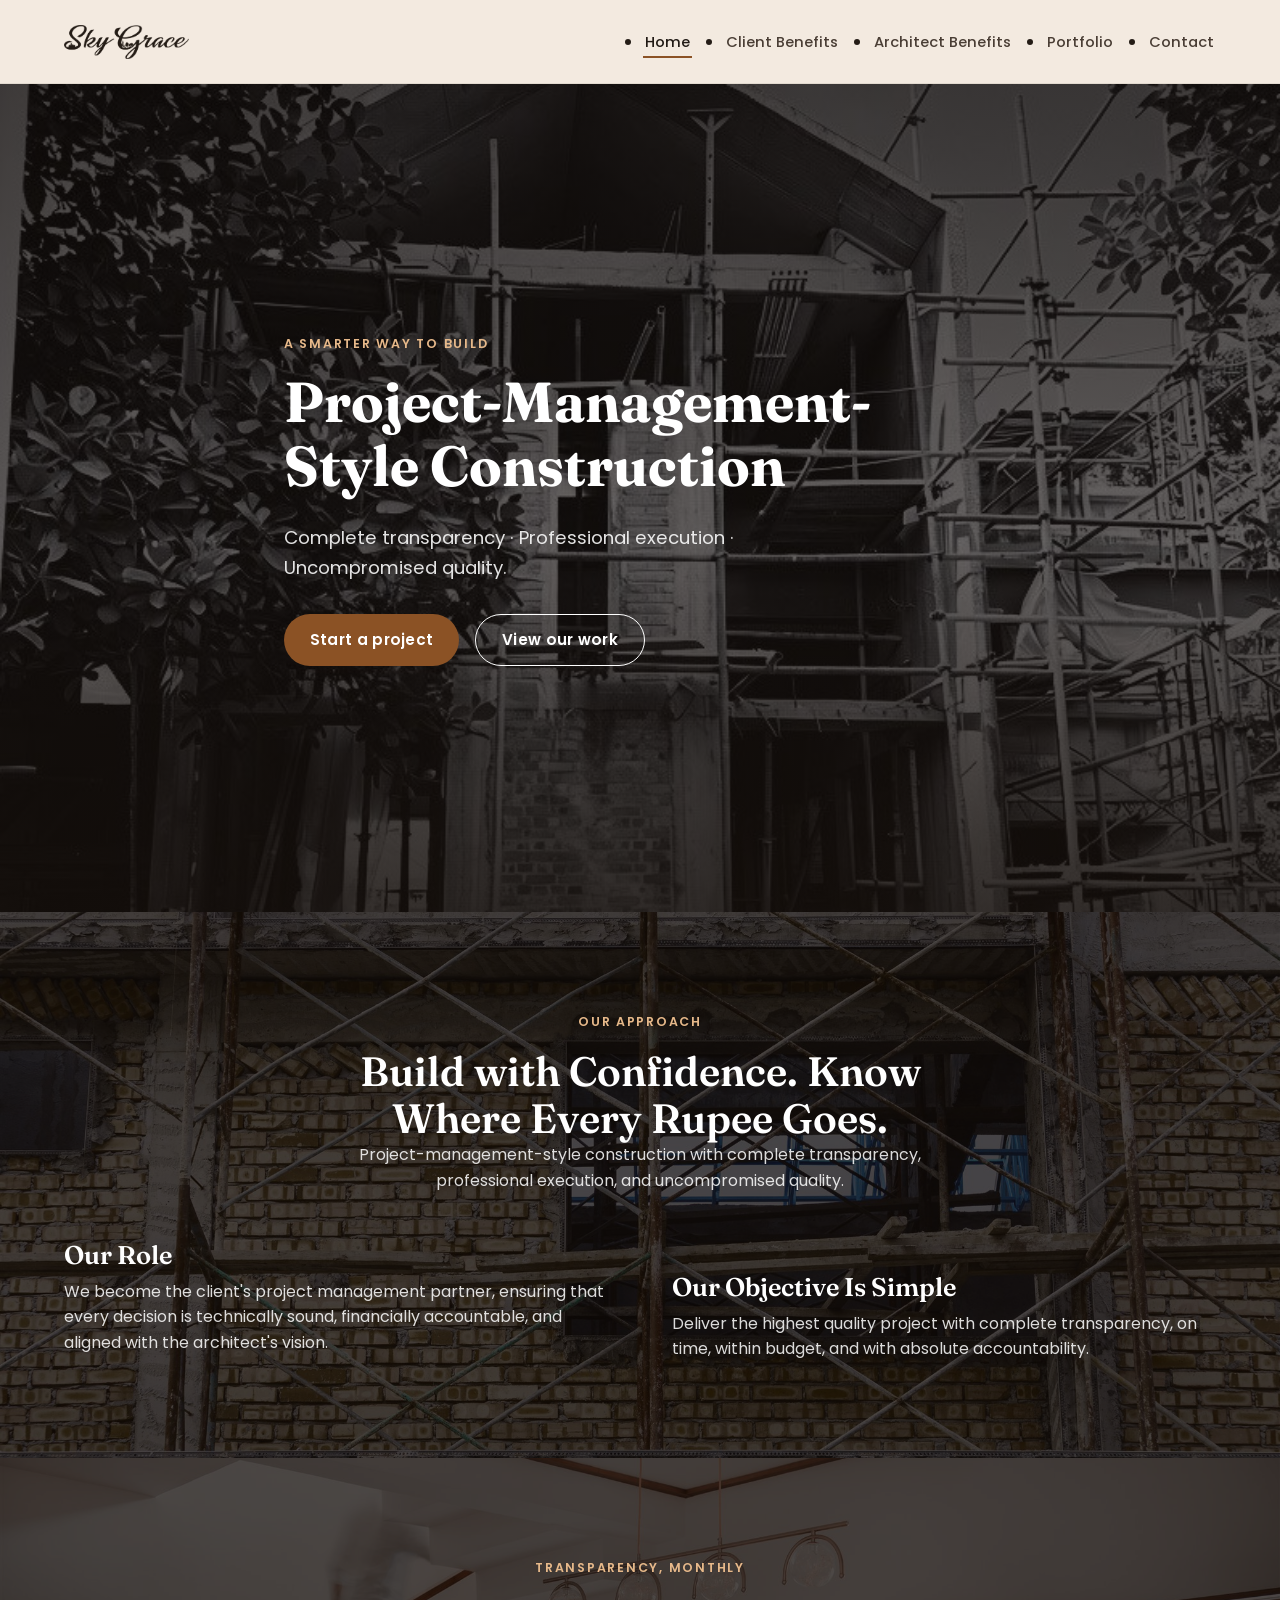
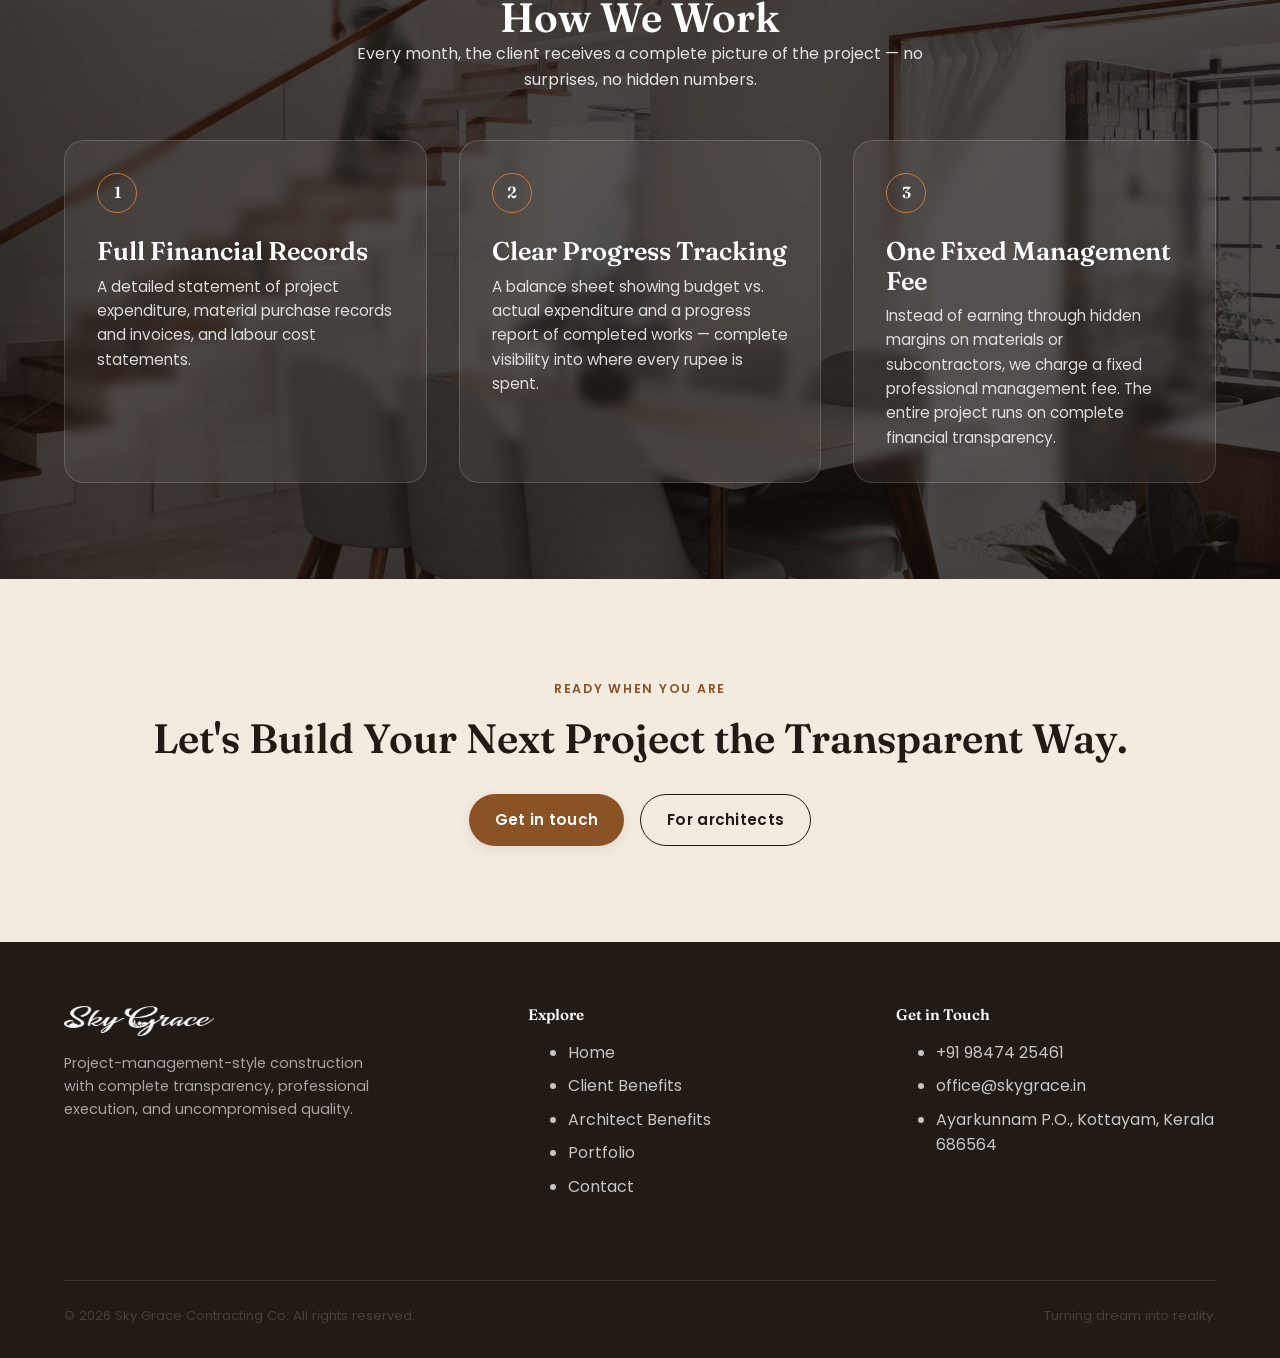
<file: index.html>
<!doctype html>
<html lang="en">
<head>
<meta charset="UTF-8">
<meta name="viewport" content="width=device-width, initial-scale=1">
<title>Sky Grace | Project-Management-Style Construction in Kottayam, Kerala</title>
<meta name="description" content="Sky Grace delivers project-management-style construction in Kottayam, Kerala — complete financial transparency, professional execution, and uncompromised quality.">
<link rel="icon" href="assets/images/logo-ink.png">
<link rel="stylesheet" href="assets/css/styles.css">
</head>
<body>
<a class="skip-link" href="#main">Skip to main content</a>

<header class="site-header">
  <div class="container">
    <a class="brand" href="index.html" aria-label="Sky Grace — home">
      <img src="assets/images/logo-ink.png" alt="Sky Grace" width="160" height="44">
    </a>
    <button class="nav-toggle" type="button" aria-expanded="false" aria-controls="main-nav">
      <span class="visually-hidden">Menu</span>
      <span></span><span></span><span></span>
    </button>
    <nav class="main-nav" id="main-nav" aria-label="Primary">
      <ul>
        <li><a href="index.html" aria-current="page">Home</a></li>
        <li><a href="client-benefits.html">Client Benefits</a></li>
        <li><a href="architect-benefits.html">Architect Benefits</a></li>
        <li><a href="portfolio.html">Portfolio</a></li>
        <li><a href="contact.html">Contact</a></li>
      </ul>
    </nav>
  </div>
</header>

<main id="main">

  <section class="hero" style="background-image:url('assets/images/home-construction-bw.jpg');">
    <div class="container hero-content" data-reveal>
      <p class="eyebrow">A Smarter Way to Build</p>
      <h1>Project-Management-Style Construction</h1>
      <p class="lede">Complete transparency · Professional execution · Uncompromised quality.</p>
      <div class="hero-actions">
        <a class="btn btn-primary" href="contact.html">Start a project</a>
        <a class="btn btn-outline on-dark" href="portfolio.html">View our work</a>
      </div>
    </div>
  </section>

  <section class="feature-photo section" style="background-image:url('assets/images/home-brick-scaffold.jpg');">
    <div class="container">
      <div class="section-head center" data-reveal>
        <p class="eyebrow">Our Approach</p>
        <h2>Build with Confidence. Know Where Every Rupee Goes.</h2>
        <p>Project-management-style construction with complete transparency, professional execution, and uncompromised quality.</p>
      </div>
      <div class="feature-grid">
        <div class="feature-block" data-reveal>
          <h3>Our Role</h3>
          <p>We become the client's project management partner, ensuring that every decision is technically sound, financially accountable, and aligned with the architect's vision.</p>
        </div>
        <div class="feature-block" data-reveal>
          <h3>Our Objective Is Simple</h3>
          <p>Deliver the highest quality project with complete transparency, on time, within budget, and with absolute accountability.</p>
        </div>
      </div>
    </div>
  </section>

  <section class="feature-photo section" style="background-image:url('assets/images/home-interior-staircase.jpg');">
    <div class="container">
      <div class="section-head center" data-reveal>
        <p class="eyebrow">Transparency, Monthly</p>
        <h2>How We Work</h2>
        <p>Every month, the client receives a complete picture of the project — no surprises, no hidden numbers.</p>
      </div>
      <div class="columns-3">
        <div class="work-card" data-reveal>
          <span class="step-index" aria-hidden="true">1</span>
          <h3>Full Financial Records</h3>
          <p>A detailed statement of project expenditure, material purchase records and invoices, and labour cost statements.</p>
        </div>
        <div class="work-card" data-reveal>
          <span class="step-index" aria-hidden="true">2</span>
          <h3>Clear Progress Tracking</h3>
          <p>A balance sheet showing budget vs. actual expenditure and a progress report of completed works — complete visibility into where every rupee is spent.</p>
        </div>
        <div class="work-card" data-reveal>
          <span class="step-index" aria-hidden="true">3</span>
          <h3>One Fixed Management Fee</h3>
          <p>Instead of earning through hidden margins on materials or subcontractors, we charge a fixed professional management fee. The entire project runs on complete financial transparency.</p>
        </div>
      </div>
    </div>
  </section>

  <section class="section text-center" data-reveal>
    <div class="container">
      <p class="eyebrow">Ready When You Are</p>
      <h2>Let's Build Your Next Project the Transparent Way.</h2>
      <div class="hero-actions" style="justify-content:center; margin-top: var(--sp-4);">
        <a class="btn btn-primary" href="contact.html">Get in touch</a>
        <a class="btn btn-outline" href="architect-benefits.html">For architects</a>
      </div>
    </div>
  </section>

</main>

<footer class="site-footer">
  <div class="container">
    <div class="footer-grid">
      <div class="footer-brand">
        <img src="assets/images/logo-white.png" alt="Sky Grace" width="150" height="41">
        <p>Project-management-style construction with complete transparency, professional execution, and uncompromised quality.</p>
      </div>
      <div>
        <h3>Explore</h3>
        <ul>
          <li><a href="index.html">Home</a></li>
          <li><a href="client-benefits.html">Client Benefits</a></li>
          <li><a href="architect-benefits.html">Architect Benefits</a></li>
          <li><a href="portfolio.html">Portfolio</a></li>
          <li><a href="contact.html">Contact</a></li>
        </ul>
      </div>
      <div>
        <h3>Get in Touch</h3>
        <ul>
          <li><a href="tel:+919847425461">+91 98474 25461</a></li>
          <li><a href="mailto:office@skygrace.in">office@skygrace.in</a></li>
          <li>Ayarkunnam P.O., Kottayam, Kerala 686564</li>
        </ul>
      </div>
    </div>
    <div class="footer-bottom">
      <p>&copy; 2026 Sky Grace Contracting Co. All rights reserved.</p>
      <p>Turning dream into reality.</p>
    </div>
  </div>
</footer>

<script src="assets/js/main.js"></script>
</body>
</html>
</file>
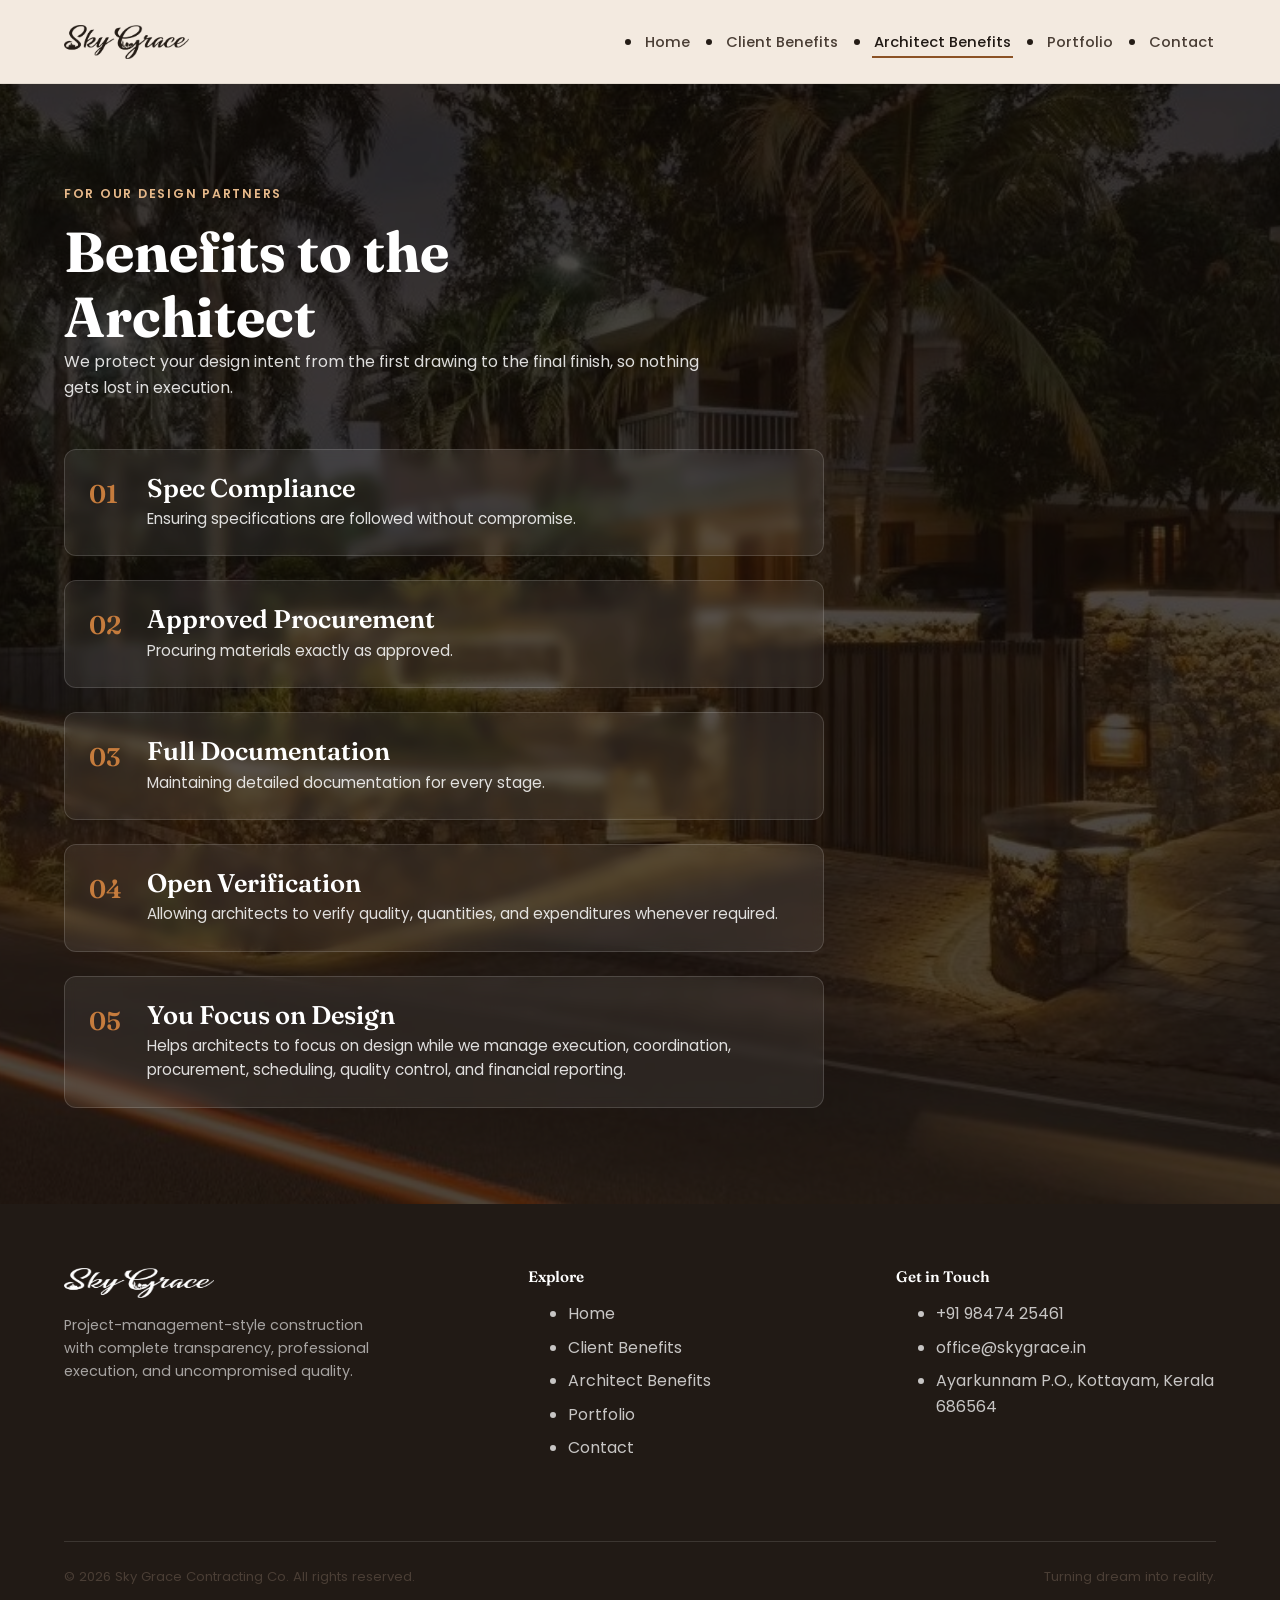
<file: architect-benefits.html>
<!doctype html>
<html lang="en">
<head>
<meta charset="UTF-8">
<meta name="viewport" content="width=device-width, initial-scale=1">
<title>Benefits to the Architect | Sky Grace Construction</title>
<meta name="description" content="How Sky Grace's project-management-style construction benefits architects — spec compliance, approved procurement, full documentation, and freedom to focus on design.">
<link rel="icon" href="assets/images/logo-ink.png">
<link rel="stylesheet" href="assets/css/styles.css">
</head>
<body>
<a class="skip-link" href="#main">Skip to main content</a>

<header class="site-header">
  <div class="container">
    <a class="brand" href="index.html" aria-label="Sky Grace — home">
      <img src="assets/images/logo-ink.png" alt="Sky Grace" width="160" height="44">
    </a>
    <button class="nav-toggle" type="button" aria-expanded="false" aria-controls="main-nav">
      <span class="visually-hidden">Menu</span>
      <span></span><span></span><span></span>
    </button>
    <nav class="main-nav" id="main-nav" aria-label="Primary">
      <ul>
        <li><a href="index.html">Home</a></li>
        <li><a href="client-benefits.html">Client Benefits</a></li>
        <li><a href="architect-benefits.html" aria-current="page">Architect Benefits</a></li>
        <li><a href="portfolio.html">Portfolio</a></li>
        <li><a href="contact.html">Contact</a></li>
      </ul>
    </nav>
  </div>
</header>

<main id="main">
  <section class="feature-photo section" style="background-image:url('assets/images/architect-benefits-villa.jpg');">
    <div class="container">
      <div class="section-head" data-reveal>
        <p class="eyebrow">For Our Design Partners</p>
        <h1>Benefits to the Architect</h1>
        <p>We protect your design intent from the first drawing to the final finish, so nothing gets lost in execution.</p>
      </div>

      <ul class="benefit-list">
        <li class="benefit-item" data-reveal>
          <span class="num" aria-hidden="true">01</span>
          <div>
            <h3>Spec Compliance</h3>
            <p>Ensuring specifications are followed without compromise.</p>
          </div>
        </li>
        <li class="benefit-item" data-reveal>
          <span class="num" aria-hidden="true">02</span>
          <div>
            <h3>Approved Procurement</h3>
            <p>Procuring materials exactly as approved.</p>
          </div>
        </li>
        <li class="benefit-item" data-reveal>
          <span class="num" aria-hidden="true">03</span>
          <div>
            <h3>Full Documentation</h3>
            <p>Maintaining detailed documentation for every stage.</p>
          </div>
        </li>
        <li class="benefit-item" data-reveal>
          <span class="num" aria-hidden="true">04</span>
          <div>
            <h3>Open Verification</h3>
            <p>Allowing architects to verify quality, quantities, and expenditures whenever required.</p>
          </div>
        </li>
        <li class="benefit-item" data-reveal>
          <span class="num" aria-hidden="true">05</span>
          <div>
            <h3>You Focus on Design</h3>
            <p>Helps architects to focus on design while we manage execution, coordination, procurement, scheduling, quality control, and financial reporting.</p>
          </div>
        </li>
      </ul>
    </div>
  </section>
</main>

<footer class="site-footer">
  <div class="container">
    <div class="footer-grid">
      <div class="footer-brand">
        <img src="assets/images/logo-white.png" alt="Sky Grace" width="150" height="41">
        <p>Project-management-style construction with complete transparency, professional execution, and uncompromised quality.</p>
      </div>
      <div>
        <h3>Explore</h3>
        <ul>
          <li><a href="index.html">Home</a></li>
          <li><a href="client-benefits.html">Client Benefits</a></li>
          <li><a href="architect-benefits.html">Architect Benefits</a></li>
          <li><a href="portfolio.html">Portfolio</a></li>
          <li><a href="contact.html">Contact</a></li>
        </ul>
      </div>
      <div>
        <h3>Get in Touch</h3>
        <ul>
          <li><a href="tel:+919847425461">+91 98474 25461</a></li>
          <li><a href="mailto:office@skygrace.in">office@skygrace.in</a></li>
          <li>Ayarkunnam P.O., Kottayam, Kerala 686564</li>
        </ul>
      </div>
    </div>
    <div class="footer-bottom">
      <p>&copy; 2026 Sky Grace Contracting Co. All rights reserved.</p>
      <p>Turning dream into reality.</p>
    </div>
  </div>
</footer>

<script src="assets/js/main.js"></script>
</body>
</html>
</file>
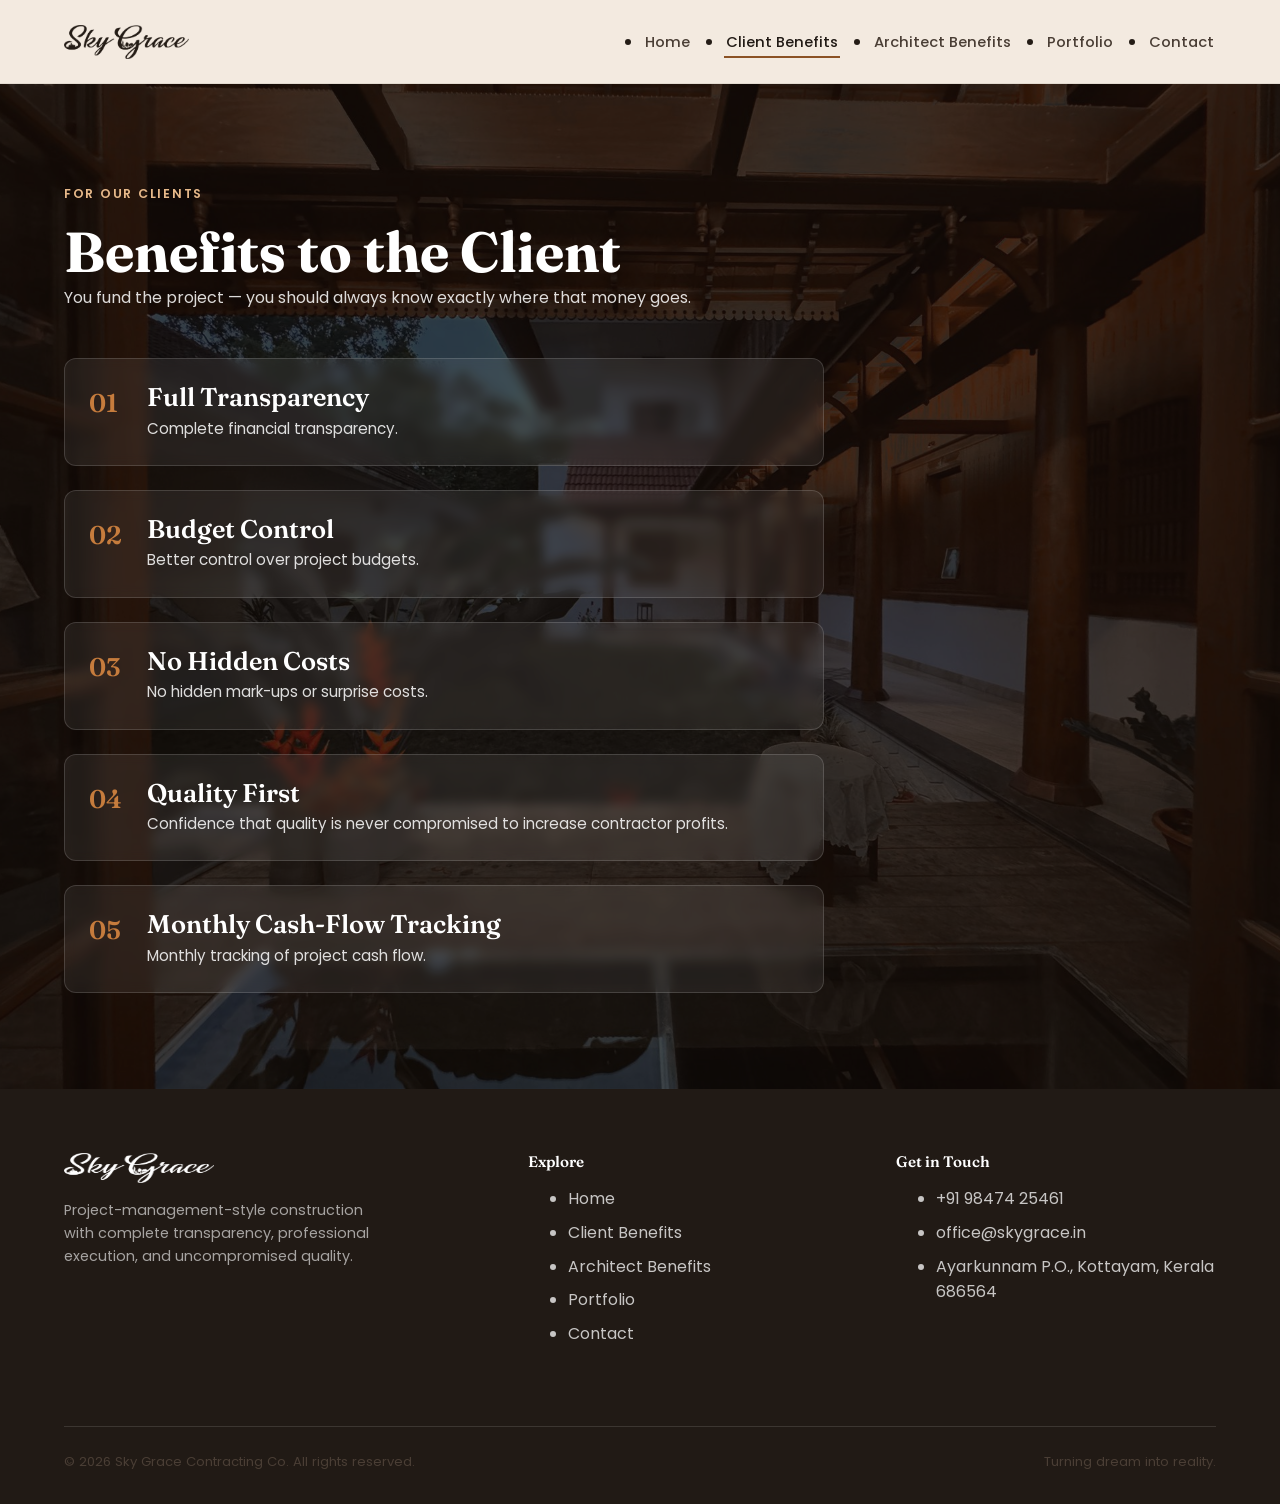
<file: client-benefits.html>
<!doctype html>
<html lang="en">
<head>
<meta charset="UTF-8">
<meta name="viewport" content="width=device-width, initial-scale=1">
<title>Benefits to the Client | Sky Grace Construction</title>
<meta name="description" content="How Sky Grace's project-management-style construction benefits clients — complete financial transparency, budget control, no hidden mark-ups, and monthly cash-flow tracking.">
<link rel="icon" href="assets/images/logo-ink.png">
<link rel="stylesheet" href="assets/css/styles.css">
</head>
<body>
<a class="skip-link" href="#main">Skip to main content</a>

<header class="site-header">
  <div class="container">
    <a class="brand" href="index.html" aria-label="Sky Grace — home">
      <img src="assets/images/logo-ink.png" alt="Sky Grace" width="160" height="44">
    </a>
    <button class="nav-toggle" type="button" aria-expanded="false" aria-controls="main-nav">
      <span class="visually-hidden">Menu</span>
      <span></span><span></span><span></span>
    </button>
    <nav class="main-nav" id="main-nav" aria-label="Primary">
      <ul>
        <li><a href="index.html">Home</a></li>
        <li><a href="client-benefits.html" aria-current="page">Client Benefits</a></li>
        <li><a href="architect-benefits.html">Architect Benefits</a></li>
        <li><a href="portfolio.html">Portfolio</a></li>
        <li><a href="contact.html">Contact</a></li>
      </ul>
    </nav>
  </div>
</header>

<main id="main">
  <section class="feature-photo section" style="background-image:url('assets/images/client-benefits-courtyard.jpg');">
    <div class="container">
      <div class="section-head" data-reveal>
        <p class="eyebrow">For Our Clients</p>
        <h1>Benefits to the Client</h1>
        <p>You fund the project — you should always know exactly where that money goes.</p>
      </div>

      <ul class="benefit-list">
        <li class="benefit-item" data-reveal>
          <span class="num" aria-hidden="true">01</span>
          <div>
            <h3>Full Transparency</h3>
            <p>Complete financial transparency.</p>
          </div>
        </li>
        <li class="benefit-item" data-reveal>
          <span class="num" aria-hidden="true">02</span>
          <div>
            <h3>Budget Control</h3>
            <p>Better control over project budgets.</p>
          </div>
        </li>
        <li class="benefit-item" data-reveal>
          <span class="num" aria-hidden="true">03</span>
          <div>
            <h3>No Hidden Costs</h3>
            <p>No hidden mark-ups or surprise costs.</p>
          </div>
        </li>
        <li class="benefit-item" data-reveal>
          <span class="num" aria-hidden="true">04</span>
          <div>
            <h3>Quality First</h3>
            <p>Confidence that quality is never compromised to increase contractor profits.</p>
          </div>
        </li>
        <li class="benefit-item" data-reveal>
          <span class="num" aria-hidden="true">05</span>
          <div>
            <h3>Monthly Cash-Flow Tracking</h3>
            <p>Monthly tracking of project cash flow.</p>
          </div>
        </li>
      </ul>
    </div>
  </section>
</main>

<footer class="site-footer">
  <div class="container">
    <div class="footer-grid">
      <div class="footer-brand">
        <img src="assets/images/logo-white.png" alt="Sky Grace" width="150" height="41">
        <p>Project-management-style construction with complete transparency, professional execution, and uncompromised quality.</p>
      </div>
      <div>
        <h3>Explore</h3>
        <ul>
          <li><a href="index.html">Home</a></li>
          <li><a href="client-benefits.html">Client Benefits</a></li>
          <li><a href="architect-benefits.html">Architect Benefits</a></li>
          <li><a href="portfolio.html">Portfolio</a></li>
          <li><a href="contact.html">Contact</a></li>
        </ul>
      </div>
      <div>
        <h3>Get in Touch</h3>
        <ul>
          <li><a href="tel:+919847425461">+91 98474 25461</a></li>
          <li><a href="mailto:office@skygrace.in">office@skygrace.in</a></li>
          <li>Ayarkunnam P.O., Kottayam, Kerala 686564</li>
        </ul>
      </div>
    </div>
    <div class="footer-bottom">
      <p>&copy; 2026 Sky Grace Contracting Co. All rights reserved.</p>
      <p>Turning dream into reality.</p>
    </div>
  </div>
</footer>

<script src="assets/js/main.js"></script>
</body>
</html>
</file>
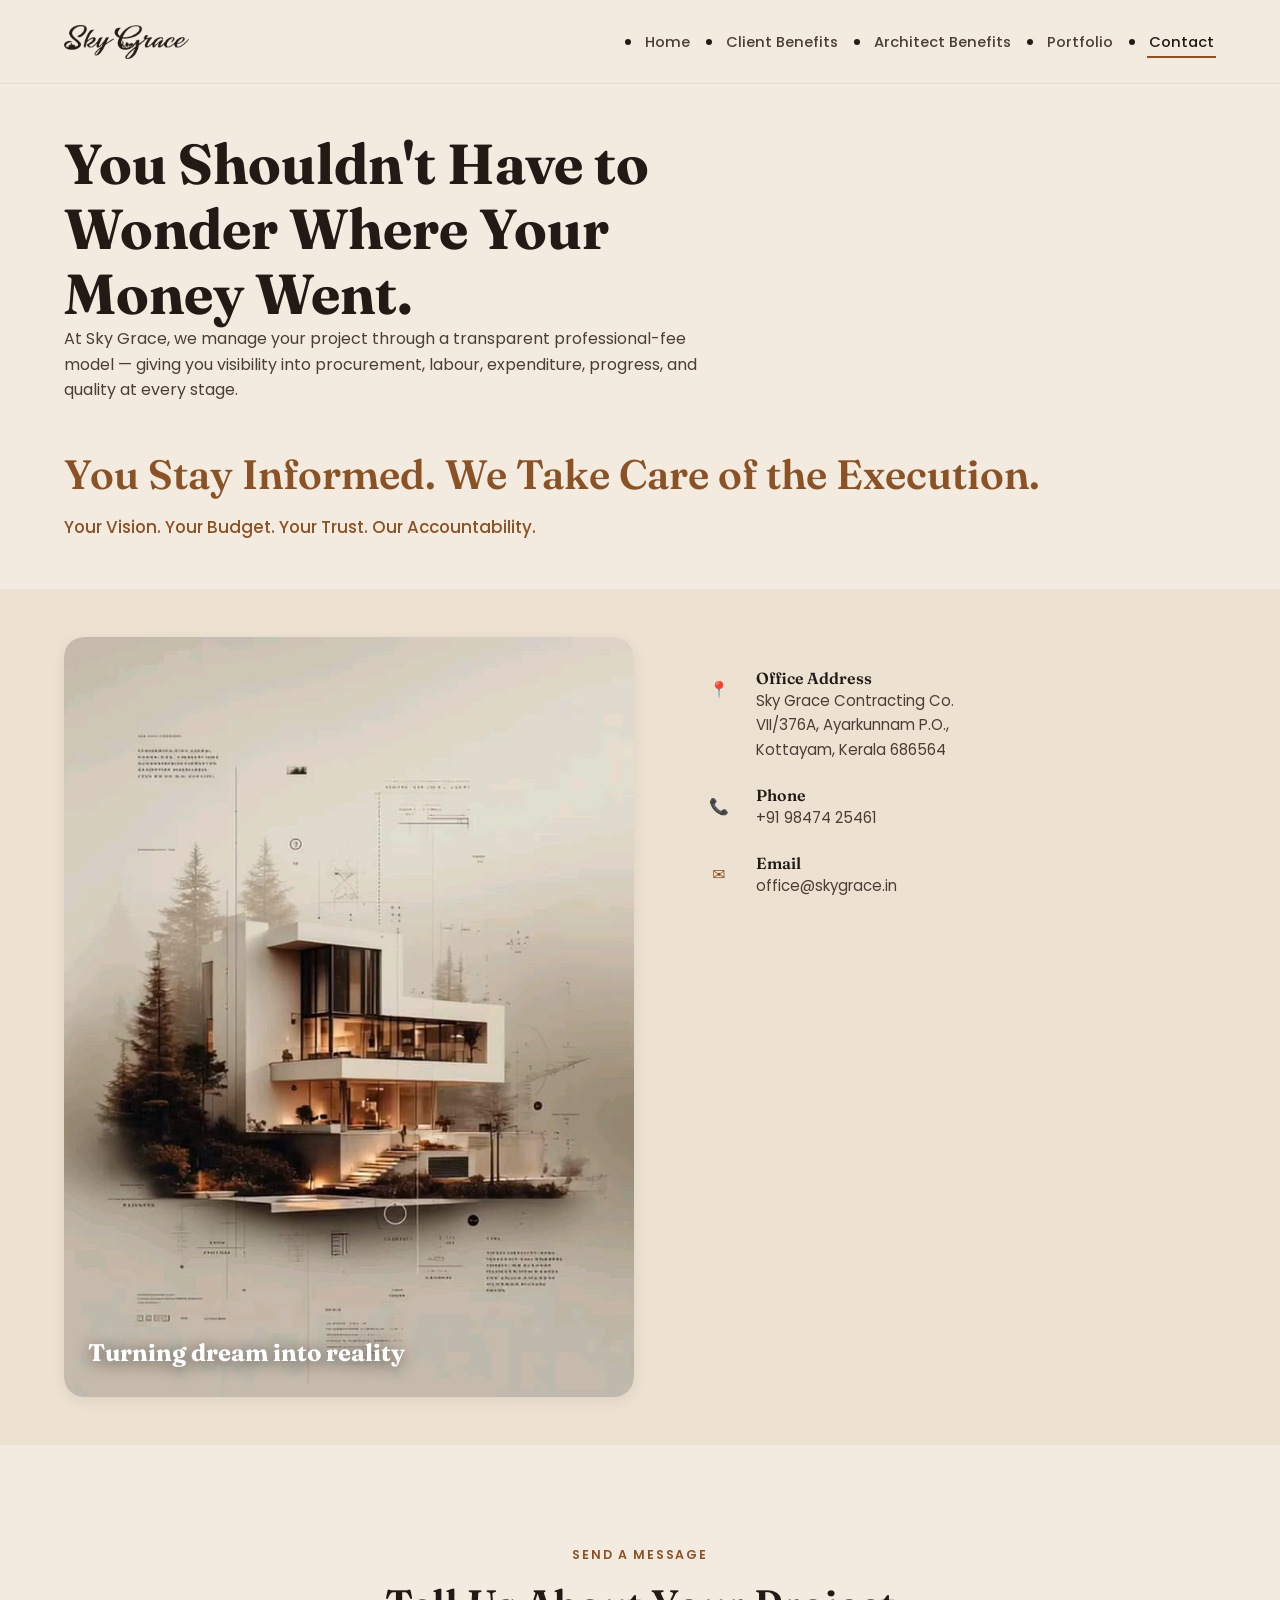
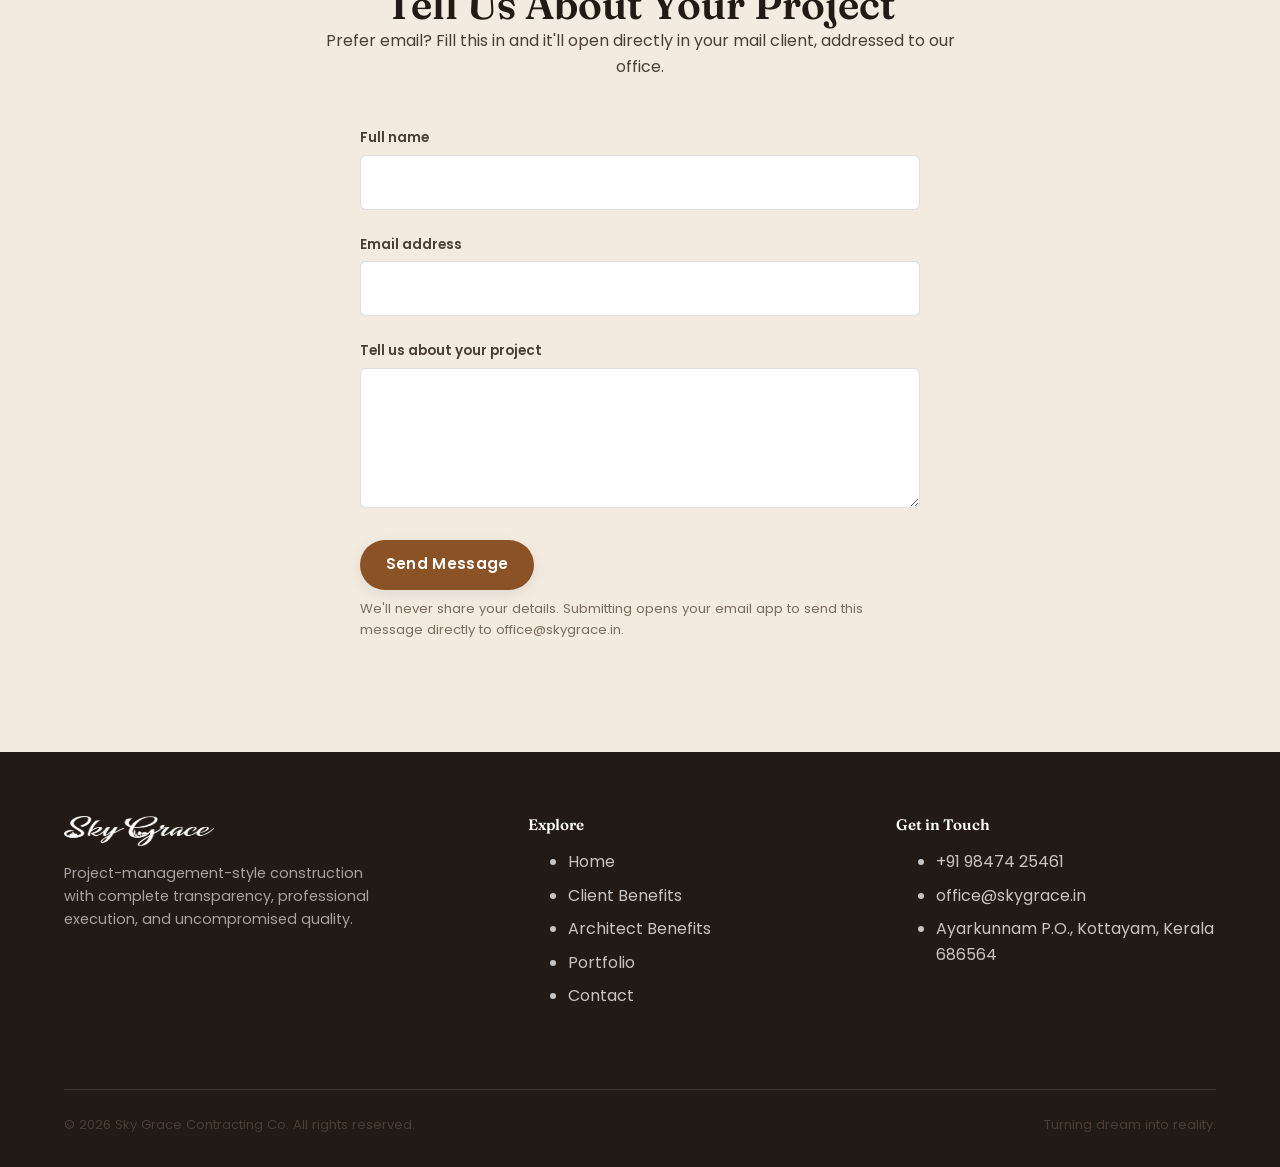
<file: contact.html>
<!doctype html>
<html lang="en">
<head>
<meta charset="UTF-8">
<meta name="viewport" content="width=device-width, initial-scale=1">
<title>Contact | Sky Grace Construction, Kottayam</title>
<meta name="description" content="Get in touch with Sky Grace Contracting Co. in Ayarkunnam, Kottayam, Kerala — call, email, or send a message about your next project.">
<link rel="icon" href="assets/images/logo-ink.png">
<link rel="stylesheet" href="assets/css/styles.css">
</head>
<body>
<a class="skip-link" href="#main">Skip to main content</a>

<header class="site-header">
  <div class="container">
    <a class="brand" href="index.html" aria-label="Sky Grace — home">
      <img src="assets/images/logo-ink.png" alt="Sky Grace" width="160" height="44">
    </a>
    <button class="nav-toggle" type="button" aria-expanded="false" aria-controls="main-nav">
      <span class="visually-hidden">Menu</span>
      <span></span><span></span><span></span>
    </button>
    <nav class="main-nav" id="main-nav" aria-label="Primary">
      <ul>
        <li><a href="index.html">Home</a></li>
        <li><a href="client-benefits.html">Client Benefits</a></li>
        <li><a href="architect-benefits.html">Architect Benefits</a></li>
        <li><a href="portfolio.html">Portfolio</a></li>
        <li><a href="contact.html" aria-current="page">Contact</a></li>
      </ul>
    </nav>
  </div>
</header>

<main id="main">

  <section class="section-tight">
    <div class="container">
      <div class="section-head" data-reveal>
        <h1>You Shouldn't Have to Wonder Where Your Money Went.</h1>
        <p>At Sky Grace, we manage your project through a transparent professional-fee model — giving you visibility into procurement, labour, expenditure, progress, and quality at every stage.</p>
      </div>
      <div data-reveal>
        <h2 class="text-accent">You Stay Informed. We Take Care of the Execution.</h2>
        <p class="text-accent" style="font-size:1.05rem; font-weight:500; margin-top: var(--sp-2);">Your Vision. Your Budget. Your Trust. Our Accountability.</p>
      </div>
    </div>
  </section>

  <section class="section-tight section-alt">
    <div class="container">
      <div class="contact-grid">
        <figure class="card" style="position:relative; margin:0; aspect-ratio:3/4;" data-reveal>
          <img src="assets/images/contact-architecture-render.jpg" alt="Concept render of a modern Sky Grace home design" style="width:100%; height:100%; object-fit:cover;">
          <figcaption style="position:absolute; left:var(--sp-3); right:var(--sp-3); bottom:var(--sp-3); color:#fff; font-family:var(--font-display); font-size:1.5rem; font-weight:700; text-shadow:0 2px 16px rgba(0,0,0,0.65);">Turning dream into reality</figcaption>
        </figure>

        <div data-reveal>
          <div class="contact-info-list">
            <div class="contact-info-item">
              <span class="icon" aria-hidden="true">&#128205;</span>
              <div>
                <h3>Office Address</h3>
                <p>Sky Grace Contracting Co.<br>VII/376A, Ayarkunnam P.O.,<br>Kottayam, Kerala 686564</p>
              </div>
            </div>
            <div class="contact-info-item">
              <span class="icon" aria-hidden="true">&#128222;</span>
              <div>
                <h3>Phone</h3>
                <p><a href="tel:+919847425461">+91 98474 25461</a></p>
              </div>
            </div>
            <div class="contact-info-item">
              <span class="icon" aria-hidden="true">&#9993;</span>
              <div>
                <h3>Email</h3>
                <p><a href="mailto:office@skygrace.in">office@skygrace.in</a></p>
              </div>
            </div>
          </div>
        </div>
      </div>
    </div>
  </section>

  <section class="section">
    <div class="container">
      <div class="section-head center" data-reveal>
        <p class="eyebrow">Send a Message</p>
        <h2>Tell Us About Your Project</h2>
        <p>Prefer email? Fill this in and it'll open directly in your mail client, addressed to our office.</p>
      </div>
      <form class="contact-form" style="max-width:560px; margin-inline:auto;" data-reveal novalidate>
        <div class="form-field">
          <label for="name">Full name</label>
          <input type="text" id="name" name="name" autocomplete="name" required>
        </div>
        <div class="form-field">
          <label for="email">Email address</label>
          <input type="email" id="email" name="email" autocomplete="email" required>
        </div>
        <div class="form-field">
          <label for="message">Tell us about your project</label>
          <textarea id="message" name="message" required></textarea>
        </div>
        <button class="btn btn-primary" type="submit">Send Message</button>
        <p class="form-note">We'll never share your details. Submitting opens your email app to send this message directly to office@skygrace.in.</p>
        <p class="form-status" role="status" aria-live="polite"></p>
      </form>
    </div>
  </section>

</main>

<footer class="site-footer">
  <div class="container">
    <div class="footer-grid">
      <div class="footer-brand">
        <img src="assets/images/logo-white.png" alt="Sky Grace" width="150" height="41">
        <p>Project-management-style construction with complete transparency, professional execution, and uncompromised quality.</p>
      </div>
      <div>
        <h3>Explore</h3>
        <ul>
          <li><a href="index.html">Home</a></li>
          <li><a href="client-benefits.html">Client Benefits</a></li>
          <li><a href="architect-benefits.html">Architect Benefits</a></li>
          <li><a href="portfolio.html">Portfolio</a></li>
          <li><a href="contact.html">Contact</a></li>
        </ul>
      </div>
      <div>
        <h3>Get in Touch</h3>
        <ul>
          <li><a href="tel:+919847425461">+91 98474 25461</a></li>
          <li><a href="mailto:office@skygrace.in">office@skygrace.in</a></li>
          <li>Ayarkunnam P.O., Kottayam, Kerala 686564</li>
        </ul>
      </div>
    </div>
    <div class="footer-bottom">
      <p>&copy; 2026 Sky Grace Contracting Co. All rights reserved.</p>
      <p>Turning dream into reality.</p>
    </div>
  </div>
</footer>

<script src="assets/js/main.js"></script>
</body>
</html>
</file>
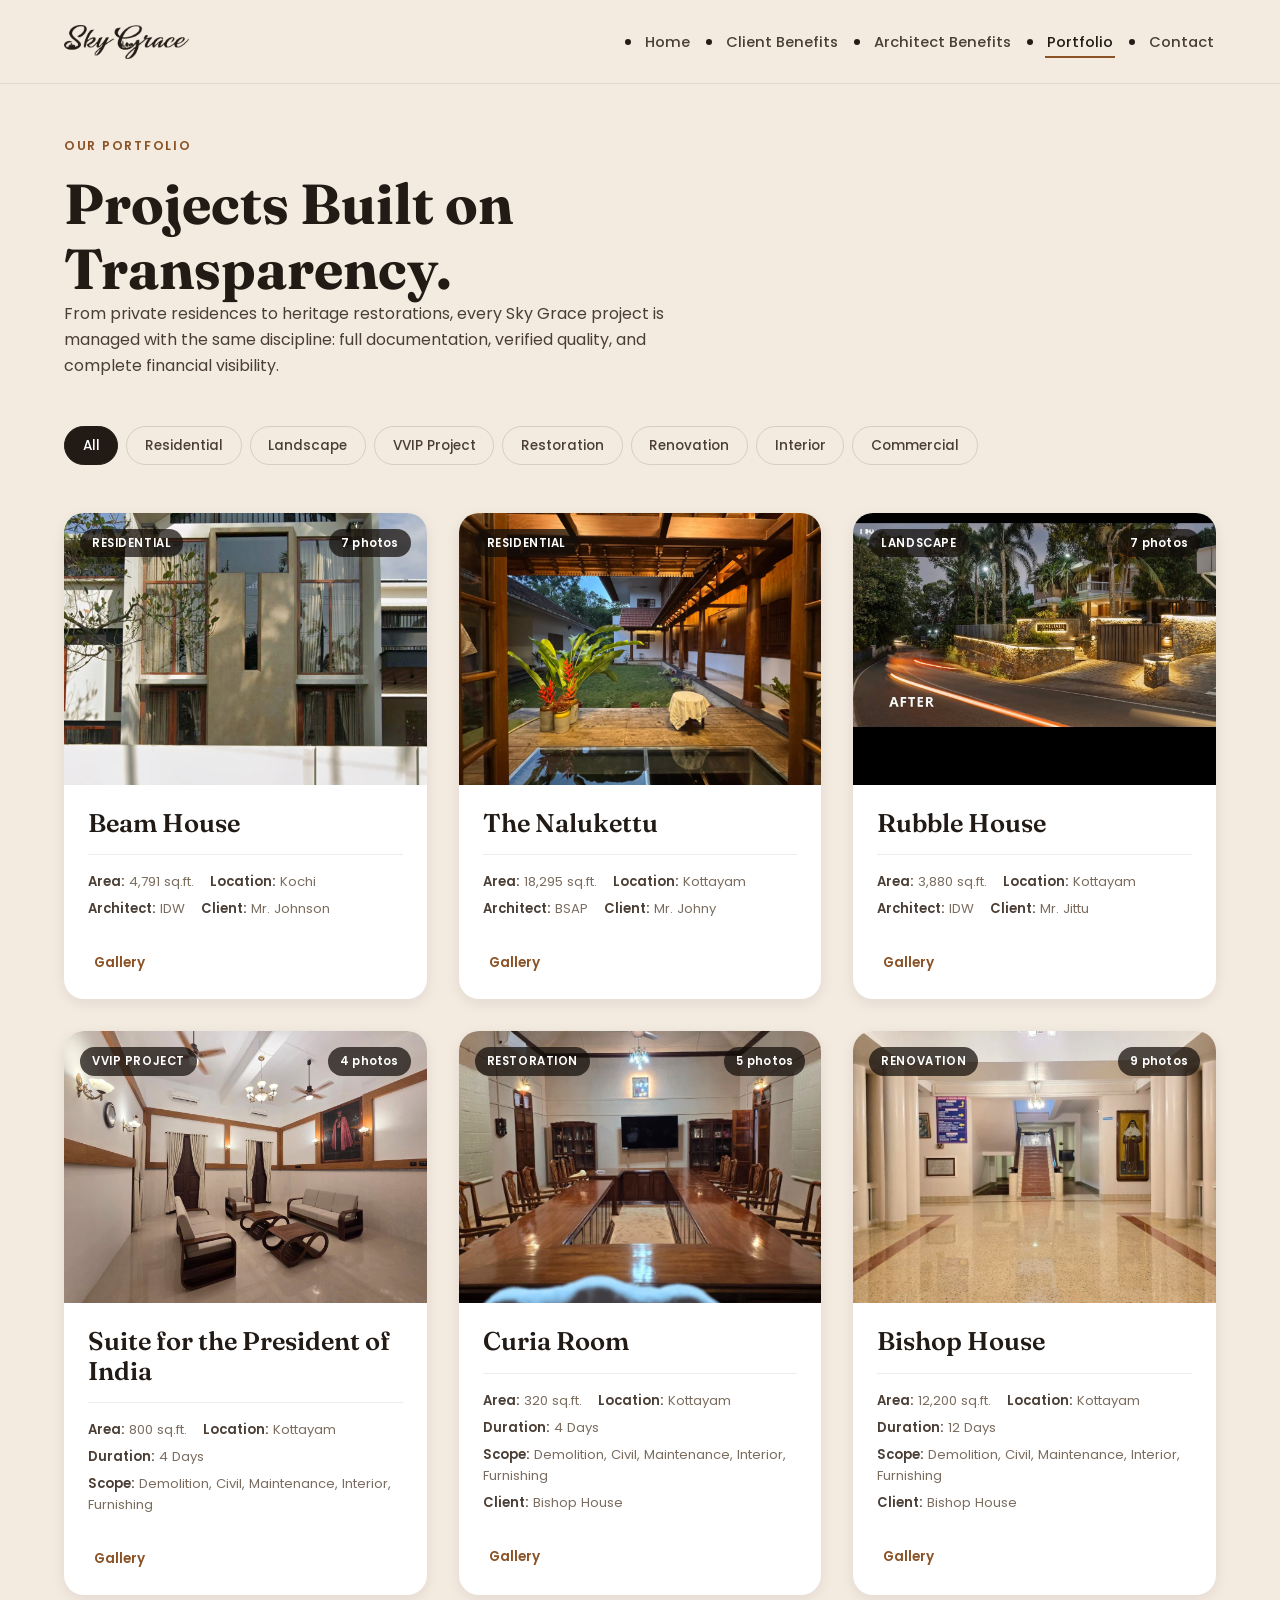
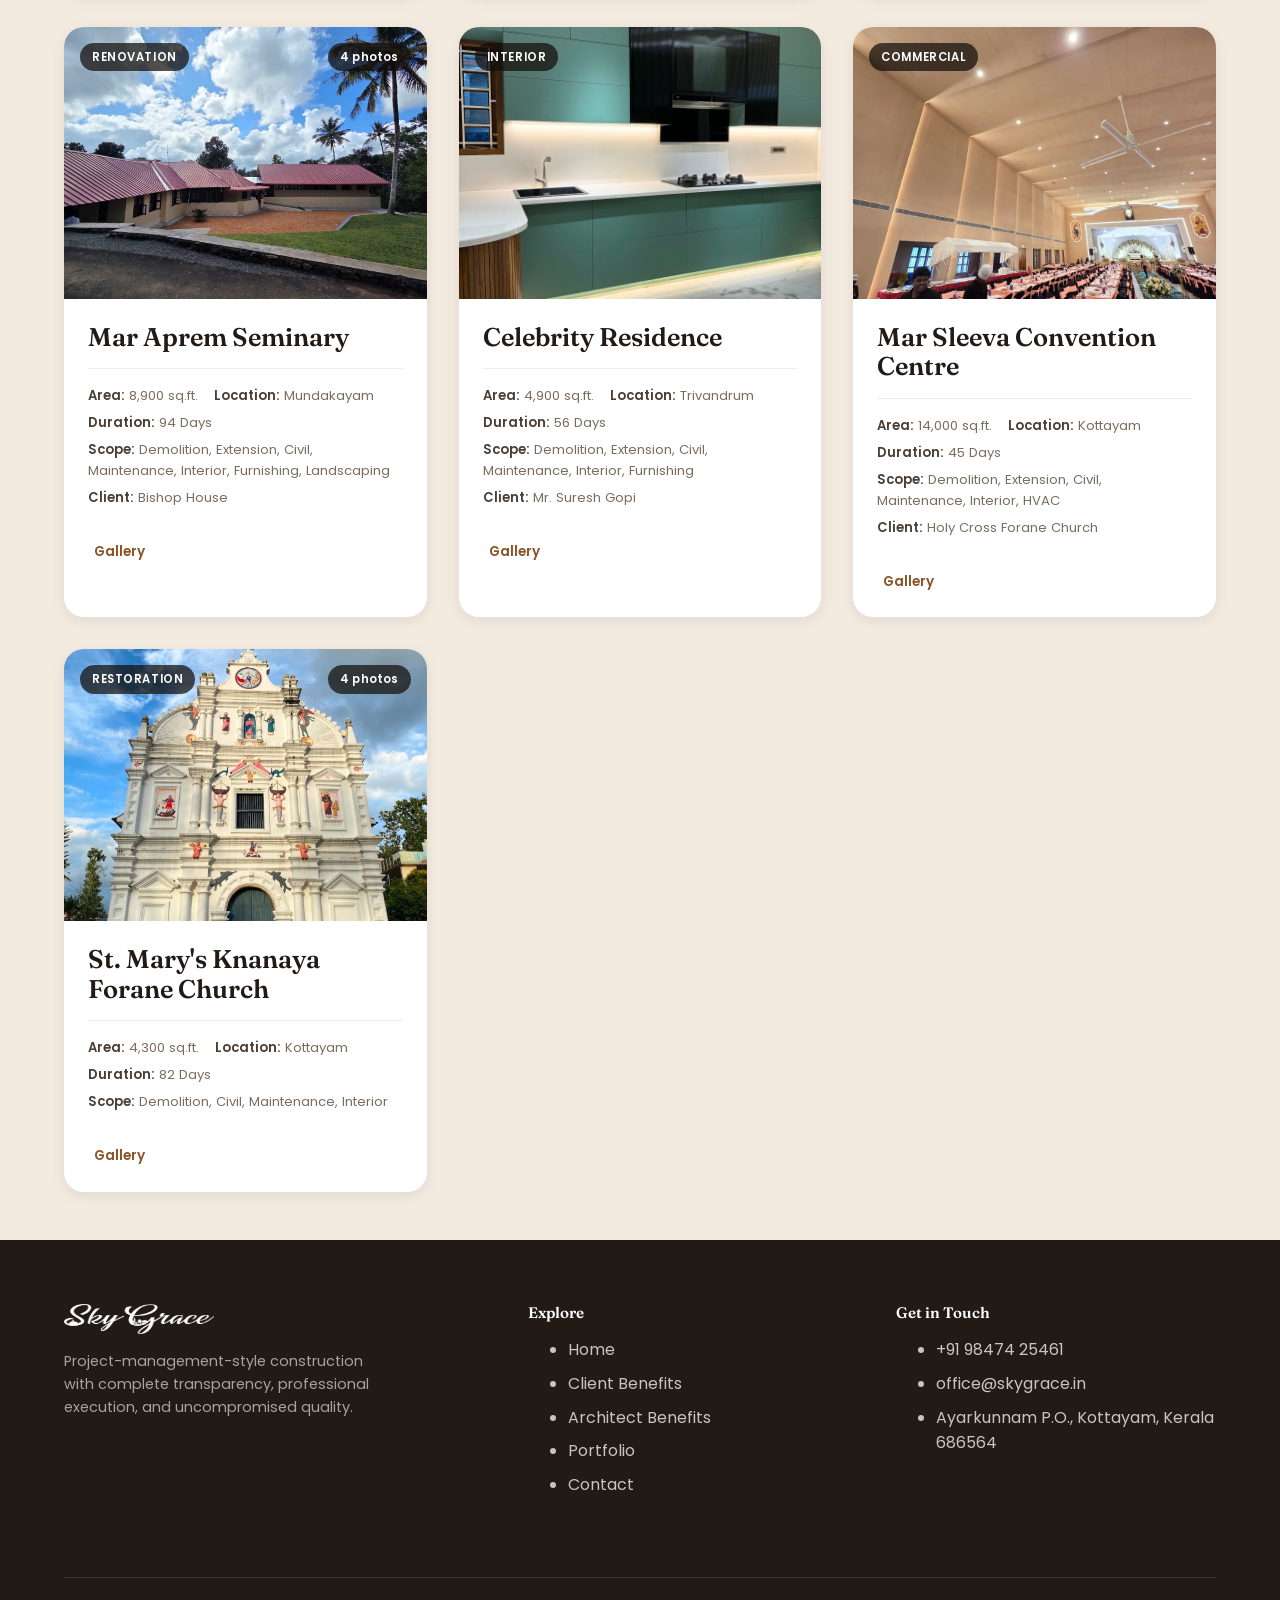
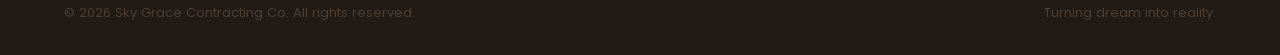
<file: portfolio.html>
<!doctype html>
<html lang="en">
<head>
<meta charset="UTF-8">
<meta name="viewport" content="width=device-width, initial-scale=1">
<title>Portfolio | Sky Grace Construction, Kottayam</title>
<meta name="description" content="Explore Sky Grace's portfolio — residential homes, landscaping, VVIP projects, restorations, renovations, interiors, and commercial builds across Kerala.">
<link rel="icon" href="assets/images/logo-ink.png">
<link rel="stylesheet" href="assets/css/styles.css">
</head>
<body>
<a class="skip-link" href="#main">Skip to main content</a>

<header class="site-header">
  <div class="container">
    <a class="brand" href="index.html" aria-label="Sky Grace — home">
      <img src="assets/images/logo-ink.png" alt="Sky Grace" width="160" height="44">
    </a>
    <button class="nav-toggle" type="button" aria-expanded="false" aria-controls="main-nav">
      <span class="visually-hidden">Menu</span>
      <span></span><span></span><span></span>
    </button>
    <nav class="main-nav" id="main-nav" aria-label="Primary">
      <ul>
        <li><a href="index.html">Home</a></li>
        <li><a href="client-benefits.html">Client Benefits</a></li>
        <li><a href="architect-benefits.html">Architect Benefits</a></li>
        <li><a href="portfolio.html" aria-current="page">Portfolio</a></li>
        <li><a href="contact.html">Contact</a></li>
      </ul>
    </nav>
  </div>
</header>

<main id="main">
  <section class="section-tight">
    <div class="container">
      <div class="section-head" data-reveal>
        <p class="eyebrow">Our Portfolio</p>
        <h1>Projects Built on Transparency.</h1>
        <p>From private residences to heritage restorations, every Sky Grace project is managed with the same discipline: full documentation, verified quality, and complete financial visibility.</p>
      </div>

      <div class="filter-bar" role="group" aria-label="Filter projects by category">
        <button class="filter-chip" type="button" data-filter="all" aria-pressed="true">All</button>
        <button class="filter-chip" type="button" data-filter="residential" aria-pressed="false">Residential</button>
        <button class="filter-chip" type="button" data-filter="landscape" aria-pressed="false">Landscape</button>
        <button class="filter-chip" type="button" data-filter="vvip" aria-pressed="false">VVIP Project</button>
        <button class="filter-chip" type="button" data-filter="restoration" aria-pressed="false">Restoration</button>
        <button class="filter-chip" type="button" data-filter="renovation" aria-pressed="false">Renovation</button>
        <button class="filter-chip" type="button" data-filter="interior" aria-pressed="false">Interior</button>
        <button class="filter-chip" type="button" data-filter="commercial" aria-pressed="false">Commercial</button>
      </div>

      <div class="portfolio-grid">

        <article class="project-card card" data-category="residential" data-reveal>
          <figure>
            <img src="assets/images/portfolio-beam-house.jpg" alt="Beam House, a modern residential build with exposed structural beams" loading="lazy">
            <span class="project-tag">Residential</span>
          </figure>
          <div class="project-body">
            <h3>Beam House</h3>
            <div class="project-meta">
              <span><strong>Area:</strong> 4,791 sq.ft.</span>
              <span><strong>Location:</strong> Kochi</span>
              <span><strong>Architect:</strong> IDW</span>
              <span><strong>Client:</strong> Mr. Johnson</span>
            </div>
            <button class="gallery-btn" type="button" data-lightbox-trigger
              data-lightbox-folder="beam-house"
              data-lightbox-fallback="assets/images/portfolio-beam-house.jpg"
              data-lightbox-alt="Beam House, a modern residential build with exposed structural beams"
              data-lightbox-caption="Beam House — Kochi">Gallery</button>
          </div>
        </article>

        <article class="project-card card" data-category="residential" data-reveal>
          <figure>
            <img src="assets/images/portfolio-the-nalukettu.jpg" alt="The Nalukettu, a traditional Kerala courtyard residence" loading="lazy">
            <span class="project-tag">Residential</span>
          </figure>
          <div class="project-body">
            <h3>The Nalukettu</h3>
            <div class="project-meta">
              <span><strong>Area:</strong> 18,295 sq.ft.</span>
              <span><strong>Location:</strong> Kottayam</span>
              <span><strong>Architect:</strong> BSAP</span>
              <span><strong>Client:</strong> Mr. Johny</span>
            </div>
            <button class="gallery-btn" type="button" data-lightbox-trigger
              data-lightbox-folder="the-nalukettu"
              data-lightbox-fallback="assets/images/portfolio-the-nalukettu.jpg"
              data-lightbox-alt="The Nalukettu, a traditional Kerala courtyard residence"
              data-lightbox-caption="The Nalukettu — Kottayam">Gallery</button>
          </div>
        </article>

        <article class="project-card card" data-category="landscape" data-reveal>
          <figure>
            <img src="assets/images/portfolio-rubble-house.jpg" alt="Rubble House, a residence with a landscaped rubble-stone boundary wall at dusk" loading="lazy">
            <span class="project-tag">Landscape</span>
          </figure>
          <div class="project-body">
            <h3>Rubble House</h3>
            <div class="project-meta">
              <span><strong>Area:</strong> 3,880 sq.ft.</span>
              <span><strong>Location:</strong> Kottayam</span>
              <span><strong>Architect:</strong> IDW</span>
              <span><strong>Client:</strong> Mr. Jittu</span>
            </div>
            <button class="gallery-btn" type="button" data-lightbox-trigger
              data-lightbox-folder="rubble-house"
              data-lightbox-fallback="assets/images/portfolio-rubble-house.jpg"
              data-lightbox-alt="Rubble House, a residence with a landscaped rubble-stone boundary wall at dusk"
              data-lightbox-caption="Rubble House — Kottayam">Gallery</button>
          </div>
        </article>

        <article class="project-card card" data-category="vvip" data-reveal>
          <figure>
            <img src="assets/images/portfolio-suite-president.jpg" alt="Suite for the President of India, a formal reception room with period furniture" loading="lazy">
            <span class="project-tag">VVIP Project</span>
          </figure>
          <div class="project-body">
            <h3>Suite for the President of India</h3>
            <div class="project-meta">
              <span><strong>Area:</strong> 800 sq.ft.</span>
              <span><strong>Location:</strong> Kottayam</span>
              <span><strong>Duration:</strong> 4 Days</span>
              <span><strong>Scope:</strong> Demolition, Civil, Maintenance, Interior, Furnishing</span>
            </div>
            <button class="gallery-btn" type="button" data-lightbox-trigger
              data-lightbox-folder="suite-president"
              data-lightbox-fallback="assets/images/portfolio-suite-president.jpg"
              data-lightbox-alt="Suite for the President of India, a formal reception room with period furniture"
              data-lightbox-caption="Suite for the President of India — Kottayam">Gallery</button>
          </div>
        </article>

        <article class="project-card card" data-category="restoration" data-reveal>
          <figure>
            <img src="assets/images/portfolio-curia-room.jpg" alt="Curia Room, a restored wood-panelled meeting hall with a long conference table" loading="lazy">
            <span class="project-tag">Restoration</span>
          </figure>
          <div class="project-body">
            <h3>Curia Room</h3>
            <div class="project-meta">
              <span><strong>Area:</strong> 320 sq.ft.</span>
              <span><strong>Location:</strong> Kottayam</span>
              <span><strong>Duration:</strong> 4 Days</span>
              <span><strong>Scope:</strong> Demolition, Civil, Maintenance, Interior, Furnishing</span>
              <span><strong>Client:</strong> Bishop House</span>
            </div>
            <button class="gallery-btn" type="button" data-lightbox-trigger
              data-lightbox-folder="curia-room"
              data-lightbox-fallback="assets/images/portfolio-curia-room.jpg"
              data-lightbox-alt="Curia Room, a restored wood-panelled meeting hall with a long conference table"
              data-lightbox-caption="Curia Room — Kottayam">Gallery</button>
          </div>
        </article>

        <article class="project-card card" data-category="renovation" data-reveal>
          <figure>
            <img src="assets/images/portfolio-bishop-house.jpg" alt="Bishop House, a renovated marble-floored entrance hall with a grand staircase" loading="lazy">
            <span class="project-tag">Renovation</span>
          </figure>
          <div class="project-body">
            <h3>Bishop House</h3>
            <div class="project-meta">
              <span><strong>Area:</strong> 12,200 sq.ft.</span>
              <span><strong>Location:</strong> Kottayam</span>
              <span><strong>Duration:</strong> 12 Days</span>
              <span><strong>Scope:</strong> Demolition, Civil, Maintenance, Interior, Furnishing</span>
              <span><strong>Client:</strong> Bishop House</span>
            </div>
            <button class="gallery-btn" type="button" data-lightbox-trigger
              data-lightbox-folder="bishop-house"
              data-lightbox-fallback="assets/images/portfolio-bishop-house.jpg"
              data-lightbox-alt="Bishop House, a renovated marble-floored entrance hall with a grand staircase"
              data-lightbox-caption="Bishop House — Kottayam">Gallery</button>
          </div>
        </article>

        <article class="project-card card" data-category="renovation" data-reveal>
          <figure>
            <img src="assets/images/portfolio-mar-aprem-seminary.jpg" alt="Mar Aprem Seminary, a renovated red-roofed seminary building beneath palm trees" loading="lazy">
            <span class="project-tag">Renovation</span>
          </figure>
          <div class="project-body">
            <h3>Mar Aprem Seminary</h3>
            <div class="project-meta">
              <span><strong>Area:</strong> 8,900 sq.ft.</span>
              <span><strong>Location:</strong> Mundakayam</span>
              <span><strong>Duration:</strong> 94 Days</span>
              <span><strong>Scope:</strong> Demolition, Extension, Civil, Maintenance, Interior, Furnishing, Landscaping</span>
              <span><strong>Client:</strong> Bishop House</span>
            </div>
            <button class="gallery-btn" type="button" data-lightbox-trigger
              data-lightbox-folder="mar-aprem-seminary"
              data-lightbox-fallback="assets/images/portfolio-mar-aprem-seminary.jpg"
              data-lightbox-alt="Mar Aprem Seminary, a renovated red-roofed seminary building beneath palm trees"
              data-lightbox-caption="Mar Aprem Seminary — Mundakayam">Gallery</button>
          </div>
        </article>

        <article class="project-card card" data-category="interior" data-reveal>
          <figure>
            <img src="assets/images/portfolio-suresh-gopi-residence.jpg" alt="Suresh Gopi Residence, a contemporary green-toned kitchen interior" loading="lazy">
            <span class="project-tag">Interior</span>
          </figure>
          <div class="project-body">
            <h3>Celebrity Residence</h3>
            <div class="project-meta">
              <span><strong>Area:</strong> 4,900 sq.ft.</span>
              <span><strong>Location:</strong> Trivandrum</span>
              <span><strong>Duration:</strong> 56 Days</span>
              <span><strong>Scope:</strong> Demolition, Extension, Civil, Maintenance, Interior, Furnishing</span>
              <span><strong>Client:</strong> Mr. Suresh Gopi</span>
            </div>
            <button class="gallery-btn" type="button" data-lightbox-trigger
              data-lightbox-folder="suresh-gopi-residence"
              data-lightbox-fallback="assets/images/portfolio-suresh-gopi-residence.jpg"
              data-lightbox-alt="Suresh Gopi Residence, a contemporary green-toned kitchen interior"
              data-lightbox-caption="Suresh Gopi Residence — Trivandrum">Gallery</button>
          </div>
        </article>

        <article class="project-card card" data-category="commercial" data-reveal>
          <figure>
            <img src="assets/images/portfolio-mar-sleeva-convention-centre.jpg" alt="Mar Sleeva Convention Centre, a large banquet hall set up for an event" loading="lazy">
            <span class="project-tag">Commercial</span>
          </figure>
          <div class="project-body">
            <h3>Mar Sleeva Convention Centre</h3>
            <div class="project-meta">
              <span><strong>Area:</strong> 14,000 sq.ft.</span>
              <span><strong>Location:</strong> Kottayam</span>
              <span><strong>Duration:</strong> 45 Days</span>
              <span><strong>Scope:</strong> Demolition, Extension, Civil, Maintenance, Interior, HVAC</span>
              <span><strong>Client:</strong> Holy Cross Forane Church</span>
            </div>
            <button class="gallery-btn" type="button" data-lightbox-trigger
              data-lightbox-folder="mar-sleeva-convention-centre"
              data-lightbox-fallback="assets/images/portfolio-mar-sleeva-convention-centre.jpg"
              data-lightbox-alt="Mar Sleeva Convention Centre, a large banquet hall set up for an event"
              data-lightbox-caption="Mar Sleeva Convention Centre — Kottayam">Gallery</button>
          </div>
        </article>

        <article class="project-card card" data-category="restoration" data-reveal>
          <figure>
            <img src="assets/images/portfolio-st-marys-knanaya-church.jpg" alt="St. Mary's Knanaya Forane Church, a restored heritage church facade" loading="lazy">
            <span class="project-tag">Restoration</span>
          </figure>
          <div class="project-body">
            <h3>St. Mary's Knanaya Forane Church</h3>
            <div class="project-meta">
              <span><strong>Area:</strong> 4,300 sq.ft.</span>
              <span><strong>Location:</strong> Kottayam</span>
              <span><strong>Duration:</strong> 82 Days</span>
              <span><strong>Scope:</strong> Demolition, Civil, Maintenance, Interior</span>
            </div>
            <button class="gallery-btn" type="button" data-lightbox-trigger
              data-lightbox-folder="st-marys-knanaya-church"
              data-lightbox-fallback="assets/images/portfolio-st-marys-knanaya-church.jpg"
              data-lightbox-alt="St. Mary's Knanaya Forane Church, a restored heritage church facade"
              data-lightbox-caption="St. Mary's Knanaya Forane Church — Kottayam">Gallery</button>
          </div>
        </article>

      </div>

      <p class="results-empty" role="status">No projects match this filter yet.</p>
    </div>
  </section>
</main>

<div class="lightbox" role="dialog" aria-modal="true" aria-label="Project media">
  <button class="lightbox-close" type="button" aria-label="Close">&times;</button>
  <button class="lightbox-nav lightbox-prev" type="button" aria-label="Previous">&lsaquo;</button>
  <button class="lightbox-nav lightbox-next" type="button" aria-label="Next">&rsaquo;</button>

  <figure>
      <figcaption></figcaption>
  </figure>

  <div class="lightbox-dots"></div>
</div>

<footer class="site-footer">
  <div class="container">
    <div class="footer-grid">
      <div class="footer-brand">
        <img src="assets/images/logo-white.png" alt="Sky Grace" width="150" height="41">
        <p>Project-management-style construction with complete transparency, professional execution, and uncompromised quality.</p>
      </div>
      <div>
        <h3>Explore</h3>
        <ul>
          <li><a href="index.html">Home</a></li>
          <li><a href="client-benefits.html">Client Benefits</a></li>
          <li><a href="architect-benefits.html">Architect Benefits</a></li>
          <li><a href="portfolio.html">Portfolio</a></li>
          <li><a href="contact.html">Contact</a></li>
        </ul>
      </div>
      <div>
        <h3>Get in Touch</h3>
        <ul>
          <li><a href="tel:+919847425461">+91 98474 25461</a></li>
          <li><a href="mailto:office@skygrace.in">office@skygrace.in</a></li>
          <li>Ayarkunnam P.O., Kottayam, Kerala 686564</li>
        </ul>
      </div>
    </div>
    <div class="footer-bottom">
      <p>&copy; 2026 Sky Grace Contracting Co. All rights reserved.</p>
      <p>Turning dream into reality.</p>
    </div>
  </div>
</footer>

<script src="assets/js/gallery-manifest.js"></script>
<script src="assets/js/main.js"></script>
</body>
</html>
</file>
<file: assets/css/styles.css>
/* ==========================================================================
   Sky Grace — shared stylesheet (all 5 pages)
   ========================================================================== */

@import url('https://fonts.googleapis.com/css2?family=Fraunces:ital,opsz,wght@0,9..144,400;0,9..144,500;0,9..144,600;0,9..144,700;1,9..144,500&family=Poppins:wght@300;400;500;600;700&display=swap');

:root {
  /* Color */
  --bg: #F3EAE0;
  --bg-alt: #EDE2D2;
  --surface: #FFFFFF;
  --ink: #241C16;
  --ink-soft: #4A3E35;
  --ink-faint: #7A6C5F;
  --brand-brown: #5B3A28;
  --accent: #C67C3D;
  --accent-text: #8B5225;
  --accent-dark: #6E3F1C;
  --near-black: #211A15;
  --border: rgba(36, 28, 22, 0.14);
  --border-soft: rgba(36, 28, 22, 0.08);
  --overlay-dark: rgba(20, 14, 10, 0.62);
  --overlay-darker: rgba(15, 10, 7, 0.74);
  --shadow-sm: 0 4px 14px rgba(33, 26, 21, 0.08);
  --shadow-md: 0 12px 32px rgba(33, 26, 21, 0.14);
  --shadow-lg: 0 24px 60px rgba(33, 26, 21, 0.22);

  /* Type */
  --font-display: 'Fraunces', Georgia, 'Times New Roman', serif;
  --font-body: 'Poppins', 'Segoe UI', system-ui, -apple-system, sans-serif;

  /* Spacing (8px scale) */
  --sp-1: 8px;
  --sp-2: 16px;
  --sp-3: 24px;
  --sp-4: 32px;
  --sp-5: 48px;
  --sp-6: 64px;
  --sp-7: 96px;
  --sp-8: 128px;

  --container-max: 1200px;
  --radius-sm: 6px;
  --radius-md: 12px;
  --radius-lg: 20px;
  --transition: 220ms cubic-bezier(0.22, 0.61, 0.36, 1);
  --header-h: 84px;
}

/* ---- Reset ---------------------------------------------------------- */
*, *::before, *::after { box-sizing: border-box; }
html { scroll-behavior: smooth; }
@media (prefers-reduced-motion: reduce) {
  html { scroll-behavior: auto; }
  *, *::before, *::after {
    animation-duration: 0.01ms !important;
    animation-iteration-count: 1 !important;
    transition-duration: 0.01ms !important;
    scroll-behavior: auto !important;
  }
}

body, h1, h2, h3, h4, p, figure, blockquote, dl, dd { margin: 0; }
ul[class], ol[class] { list-style: none; margin: 0; padding: 0; }
img, picture { max-width: 100%; display: block; }
input, button, textarea, select { font: inherit; color: inherit; }
a { color: inherit; text-decoration: none; }
button { cursor: pointer; background: none; border: none; }

body {
  font-family: var(--font-body);
  background: var(--bg);
  color: var(--ink);
  line-height: 1.6;
  -webkit-font-smoothing: antialiased;
  overflow-x: hidden;
}

h1, h2, h3, h4 {
  font-family: var(--font-display);
  color: var(--near-black);
  line-height: 1.15;
  font-weight: 600;
}

h1 { font-size: clamp(2.4rem, 4.4vw, 3.8rem); font-weight: 700; }
h2 { font-size: clamp(1.9rem, 3.2vw, 2.6rem); }
h3 { font-size: clamp(1.3rem, 2vw, 1.6rem); }

p { color: var(--ink-soft); }

.eyebrow {
  display: inline-block;
  font-family: var(--font-body);
  font-size: 0.78rem;
  font-weight: 600;
  letter-spacing: 0.14em;
  text-transform: uppercase;
  color: var(--accent-text);
  margin-bottom: var(--sp-2);
}

/* ---- Layout ----------------------------------------------------------- */
.container {
  width: 100%;
  max-width: var(--container-max);
  margin-inline: auto;
  padding-inline: var(--sp-3);
}

.section { padding-block: var(--sp-7); }
.section-tight { padding-block: var(--sp-5); }
.section-alt { background: var(--bg-alt); }

.section-head {
  max-width: 640px;
  margin-bottom: var(--sp-5);
}
.section-head.center { margin-inline: auto; text-align: center; }

/* ---- Skip link ---------------------------------------------------------- */
.skip-link {
  position: absolute;
  left: 0;
  top: -100px;
  background: var(--near-black);
  color: #fff;
  padding: var(--sp-2) var(--sp-3);
  z-index: 1000;
  border-radius: 0 0 var(--radius-sm) 0;
  transition: top var(--transition);
}
.skip-link:focus {
  top: 0;
}

/* ---- Focus states -------------------------------------------------------- */
a:focus-visible,
button:focus-visible,
input:focus-visible,
textarea:focus-visible,
[tabindex]:focus-visible {
  outline: 3px solid var(--accent-text);
  outline-offset: 3px;
  border-radius: 2px;
}

/* ---- Buttons ------------------------------------------------------------ */
.btn {
  display: inline-flex;
  align-items: center;
  gap: var(--sp-1);
  padding: 0.85em 1.7em;
  font-size: 0.95rem;
  font-weight: 600;
  letter-spacing: 0.02em;
  border-radius: 999px;
  transition: transform var(--transition), background var(--transition), color var(--transition), box-shadow var(--transition);
  white-space: nowrap;
}
.btn-primary {
  background: var(--accent-text);
  color: #fff;
  box-shadow: var(--shadow-sm);
}
.btn-primary:hover { background: var(--accent-dark); transform: translateY(-2px); box-shadow: var(--shadow-md); }
.btn-outline {
  border: 1.5px solid currentColor;
  color: var(--near-black);
  background: transparent;
}
.btn-outline:hover { background: var(--near-black); color: #fff; transform: translateY(-2px); }
.btn-outline.on-dark { color: #fff; }
.btn-outline.on-dark:hover { background: #fff; color: var(--near-black); }
.btn-sm { padding: 0.6em 1.3em; font-size: 0.85rem; }

/* ---- Header / Nav -------------------------------------------------------- */
.site-header {
  position: sticky;
  top: 0;
  z-index: 500;
  height: var(--header-h);
  display: flex;
  align-items: center;
  background: rgba(243, 234, 224, 0.9);
  backdrop-filter: blur(10px);
  border-bottom: 1px solid var(--border-soft);
}
.site-header .container {
  display: flex;
  align-items: center;
  justify-content: space-between;
  gap: var(--sp-3);
}
.brand { display: flex; align-items: center; gap: var(--sp-1); }
.brand img { height: 34px; width: auto; }
.brand-fallback {
  font-family: var(--font-display);
  font-style: italic;
  font-weight: 600;
  font-size: 1.5rem;
  color: var(--near-black);
}

.nav-toggle {
  display: none;
  flex-direction: column;
  gap: 5px;
  padding: 10px;
  z-index: 600;
}
.nav-toggle span {
  width: 24px;
  height: 2px;
  background: var(--near-black);
  transition: transform var(--transition), opacity var(--transition);
}
.nav-toggle[aria-expanded="true"] span:nth-child(1) { transform: translateY(7px) rotate(45deg); }
.nav-toggle[aria-expanded="true"] span:nth-child(2) { opacity: 0; }
.nav-toggle[aria-expanded="true"] span:nth-child(3) { transform: translateY(-7px) rotate(-45deg); }

.main-nav ul {
  display: flex;
  align-items: center;
  gap: var(--sp-4);
}
.main-nav a {
  position: relative;
  font-size: 0.92rem;
  font-weight: 500;
  color: var(--ink-soft);
  padding: 6px 2px;
  transition: color var(--transition);
}
.main-nav a::after {
  content: '';
  position: absolute;
  left: 0; right: 100%;
  bottom: 0;
  height: 2px;
  background: var(--accent-text);
  transition: right var(--transition);
}
.main-nav a:hover,
.main-nav a[aria-current="page"] {
  color: var(--near-black);
}
.main-nav a:hover::after,
.main-nav a[aria-current="page"]::after {
  right: 0;
}
.header-cta { margin-left: var(--sp-2); }

@media (max-width: 860px) {
  .nav-toggle { display: inline-flex; }
  .header-cta.btn { display: none; }
  .main-nav {
    position: fixed;
    inset: var(--header-h) 0 0 0;
    background: var(--bg);
    transform: translateX(100%);
    transition: transform var(--transition);
    overflow-y: auto;
  }
  .main-nav.is-open { transform: translateX(0); }
  .main-nav ul {
    flex-direction: column;
    align-items: stretch;
    padding: var(--sp-4) var(--sp-3);
    gap: 0;
  }
  .main-nav li { border-bottom: 1px solid var(--border-soft); }
  .main-nav a { display: block; padding: var(--sp-3) var(--sp-1); font-size: 1.1rem; }
  .main-nav a::after { display: none; }
}

/* ---- Hero (photo background) ------------------------------------------- */
.hero {
  position: relative;
  min-height: 92vh;
  display: flex;
  align-items: center;
  background-size: cover;
  background-position: center;
  color: #fff;
  overflow: hidden;
}
.hero-page {
  min-height: 56vh;
}
.hero::before {
  content: '';
  position: absolute;
  inset: 0;
  background: linear-gradient(180deg, var(--overlay-darker) 0%, var(--overlay-dark) 55%, rgba(20,14,10,0.85) 100%);
}
.hero-content {
  position: relative;
  z-index: 2;
  max-width: 760px;
  padding-block: var(--sp-7);
}
.hero-content .eyebrow { color: #E7B98A; }
.hero-content h1 { color: #fff; }
.hero-content p.lede {
  font-size: 1.15rem;
  color: rgba(255,255,255,0.88);
  margin-top: var(--sp-3);
  max-width: 560px;
}
.hero-actions {
  margin-top: var(--sp-4);
  display: flex;
  gap: var(--sp-2);
  flex-wrap: wrap;
}
.hero-page .hero-content { padding-block: var(--sp-6); }

/* ---- Photo-background feature sections ---------------------------------- */
.feature-photo {
  position: relative;
  background-size: cover;
  background-position: center;
  color: #fff;
}
.feature-photo::before {
  content: '';
  position: absolute;
  inset: 0;
  background: var(--overlay-darker);
}
.feature-photo .container { position: relative; z-index: 2; }
.feature-photo h1, .feature-photo h2 { color: #fff; }
.feature-photo p { color: rgba(255,255,255,0.85); }
.feature-photo .eyebrow { color: #E7B98A; }

.feature-grid {
  display: grid;
  grid-template-columns: 1fr 1fr;
  gap: var(--sp-6);
  align-items: start;
}
@media (max-width: 860px) {
  .feature-grid { grid-template-columns: 1fr; gap: var(--sp-4); }
}

.feature-block + .feature-block { margin-top: var(--sp-4); }
.feature-block h3 { color: #fff; margin-bottom: var(--sp-1); }

/* ---- How we work / 3-column ---------------------------------------------- */
.columns-3 {
  display: grid;
  grid-template-columns: repeat(3, 1fr);
  gap: var(--sp-4);
}
@media (max-width: 900px) {
  .columns-3 { grid-template-columns: 1fr; }
}
.work-card {
  background: rgba(255,255,255,0.06);
  border: 1px solid rgba(255,255,255,0.16);
  border-radius: var(--radius-lg);
  padding: var(--sp-4);
  backdrop-filter: blur(6px);
}
.work-card .step-index {
  display: inline-flex;
  align-items: center;
  justify-content: center;
  width: 40px; height: 40px;
  border-radius: 50%;
  border: 1.5px solid var(--accent);
  color: #fff;
  font-family: var(--font-display);
  font-weight: 600;
  margin-bottom: var(--sp-3);
}
.work-card h3 { color: #fff; }
.work-card p { color: rgba(255,255,255,0.82); margin-top: var(--sp-1); font-size: 0.95rem; }

/* ---- Benefit list (Architect / Client benefits) --------------------------- */
.benefit-list {
  display: grid;
  gap: var(--sp-3);
  max-width: 760px;
}
.benefit-item {
  display: flex;
  gap: var(--sp-3);
  padding: var(--sp-3);
  border-radius: var(--radius-md);
  background: rgba(255,255,255,0.07);
  border: 1px solid rgba(255,255,255,0.15);
  backdrop-filter: blur(6px);
}
.benefit-item .num {
  flex: none;
  font-family: var(--font-display);
  font-size: 1.6rem;
  font-weight: 600;
  color: var(--accent);
  min-width: 2ch;
}
.benefit-item h3 { color: #fff; margin-bottom: 4px; }
.benefit-item p { color: rgba(255,255,255,0.85); font-size: 0.95rem; margin: 0; }

/* ---- Cards (generic) ------------------------------------------------------ */
.card {
  background: var(--surface);
  border-radius: var(--radius-lg);
  overflow: hidden;
  box-shadow: var(--shadow-sm);
  transition: transform var(--transition), box-shadow var(--transition);
}
.card:hover { transform: translateY(-6px); box-shadow: var(--shadow-lg); }

/* ---- Portfolio grid -------------------------------------------------------- */
.filter-bar {
  display: flex;
  flex-wrap: wrap;
  gap: var(--sp-1);
  margin-bottom: var(--sp-5);
}
.filter-chip {
  padding: 0.55em 1.3em;
  border-radius: 999px;
  border: 1.5px solid var(--border);
  font-size: 0.85rem;
  font-weight: 500;
  color: var(--ink-soft);
  transition: all var(--transition);
}
.filter-chip:hover { border-color: var(--accent-text); color: var(--near-black); }
.filter-chip[aria-pressed="true"] {
  background: var(--near-black);
  border-color: var(--near-black);
  color: #fff;
}

.portfolio-grid {
  display: grid;
  grid-template-columns: repeat(auto-fill, minmax(320px, 1fr));
  gap: var(--sp-4);
}
.project-card figure {
  position: relative;
  aspect-ratio: 4/3;
  overflow: hidden;
}
.project-card img {
  width: 100%; height: 100%;
  object-fit: cover;
  transition: transform 500ms ease;
}
.project-card:hover img { transform: scale(1.06); }
.project-tag {
  position: absolute;
  top: var(--sp-2); left: var(--sp-2);
  background: rgba(20,14,10,0.72);
  color: #fff;
  font-size: 0.72rem;
  font-weight: 600;
  letter-spacing: 0.05em;
  text-transform: uppercase;
  padding: 5px 12px;
  border-radius: 999px;
}
.project-body { padding: var(--sp-3); }
.project-body h3 { margin-bottom: var(--sp-1); }
.project-meta {
  display: flex;
  flex-wrap: wrap;
  gap: 6px var(--sp-2);
  font-size: 0.82rem;
  color: var(--ink-faint);
  margin: var(--sp-2) 0;
  padding-top: var(--sp-2);
  border-top: 1px solid var(--border-soft);
}
.project-meta span strong { color: var(--ink-soft); font-weight: 600; }
.gallery-btn {
  margin-top: var(--sp-2);
  font-size: 0.85rem;
  font-weight: 600;
  color: var(--accent-text);
  display: inline-flex;
  align-items: center;
  gap: 6px;
}
.gallery-btn:hover { color: var(--accent-dark); text-decoration: underline; }

.results-empty {
  display: none;
  text-align: center;
  padding: var(--sp-6) var(--sp-3);
  color: var(--ink-faint);
}
.results-empty.is-visible { display: block; }

/* ---- Lightbox -------------------------------------------------------------- */
.lightbox {
  position: fixed;
  inset: 0;
  z-index: 1000;
  display: none;
  flex-direction: column;
  align-items: center;
  justify-content: center;
  padding: var(--sp-4);
  background: rgba(15, 10, 7, 0.92);
}
.lightbox.is-open { display: flex; }
.lightbox figure { max-width: min(90vw, 1000px); max-height: 86vh; }
.lightbox img { max-height: 86vh; width: auto; margin-inline: auto; border-radius: var(--radius-sm); }
.lightbox figcaption { color: #fff; text-align: center; margin-top: var(--sp-2); font-size: 0.95rem; }
.lightbox-close {
  position: absolute;
  top: var(--sp-3); right: var(--sp-3);
  color: #fff;
  font-size: 1.8rem;
  line-height: 1;
  padding: var(--sp-1) var(--sp-2);
}
.lightbox-nav {
  position: absolute;
  top: 50%;
  transform: translateY(-50%);
  width: 48px; height: 48px;
  display: flex;
  align-items: center;
  justify-content: center;
  border-radius: 50%;
  background: rgba(255,255,255,0.12);
  color: #fff;
  font-size: 1.8rem;
  line-height: 1;
  transition: background var(--transition);
}
.lightbox-nav:hover, .lightbox-nav:focus-visible { background: rgba(255,255,255,0.24); }
.lightbox-prev { left: var(--sp-3); }
.lightbox-next { right: var(--sp-3); }
.lightbox:not(.has-multiple) .lightbox-nav,
.lightbox:not(.has-multiple) .lightbox-dots {
  display: none;
}
.lightbox-dots {
  display: flex;
  justify-content: center;
  gap: 10px;
  margin-top: var(--sp-3);
}
.lightbox-dots button {
  width: 9px; height: 9px;
  border-radius: 50%;
  border: 1.5px solid rgba(255,255,255,0.7);
  background: transparent;
  padding: 0;
}
.lightbox-dots button[aria-current="true"] {
  background: var(--accent);
  border-color: var(--accent);
}
.photo-count-badge {
  position: absolute;
  top: var(--sp-2); right: var(--sp-2);
  background: rgba(20,14,10,0.72);
  color: #fff;
  font-size: 0.72rem;
  font-weight: 600;
  letter-spacing: 0.02em;
  padding: 5px 12px;
  border-radius: 999px;
}
@media (max-width: 640px) {
  .lightbox-nav { width: 40px; height: 40px; font-size: 1.5rem; }
  .lightbox-prev { left: var(--sp-2); }
  .lightbox-next { right: var(--sp-2); }
}

/* ---- Contact page ----------------------------------------------------------- */
.contact-grid {
  display: grid;
  grid-template-columns: 1.1fr 1fr;
  gap: var(--sp-6);
}
@media (max-width: 900px) {
  .contact-grid { grid-template-columns: 1fr; }
}
.contact-info-list {
  display: grid;
  gap: var(--sp-3);
  margin-top: var(--sp-4);
}
.contact-info-item {
  display: flex;
  gap: var(--sp-2);
  align-items: flex-start;
}
.contact-info-item .icon {
  flex: none;
  width: 42px; height: 42px;
  border-radius: 50%;
  background: var(--bg-alt);
  display: flex; align-items: center; justify-content: center;
  color: var(--accent-text);
}
.contact-info-item h3 { font-size: 1rem; margin-bottom: 2px; }
.contact-info-item p { font-size: 0.94rem; margin: 0; }
.contact-info-item a:hover { color: var(--accent-text); }

.form-field { margin-bottom: var(--sp-3); }
.form-field label {
  display: block;
  font-size: 0.85rem;
  font-weight: 600;
  margin-bottom: 6px;
  color: var(--ink-soft);
}
.form-field input,
.form-field textarea {
  width: 100%;
  padding: 0.85em 1em;
  border: 1.5px solid var(--border);
  border-radius: var(--radius-sm);
  background: var(--surface);
  transition: border-color var(--transition);
}
.form-field input:focus,
.form-field textarea:focus {
  border-color: var(--accent-text);
}
.form-field textarea { resize: vertical; min-height: 140px; }
.form-note { font-size: 0.82rem; color: var(--ink-faint); margin-top: var(--sp-1); }
.form-status {
  margin-top: var(--sp-2);
  font-size: 0.9rem;
  font-weight: 600;
  color: var(--accent-text);
}

/* ---- Footer ------------------------------------------------------------------ */
.site-footer {
  background: var(--near-black);
  color: rgba(255,255,255,0.75);
  padding-block: var(--sp-6) var(--sp-4);
}
.footer-grid {
  display: grid;
  grid-template-columns: 1.3fr 1fr 1fr;
  gap: var(--sp-5);
}
@media (max-width: 760px) {
  .footer-grid { grid-template-columns: 1fr; gap: var(--sp-4); }
}
.footer-grid h3 { color: #fff; font-size: 0.95rem; margin-bottom: var(--sp-2); }
.footer-grid ul li + li { margin-top: var(--sp-1); }
.footer-grid a:hover { color: #fff; }
.footer-brand img { height: 30px; margin-bottom: var(--sp-2); }
.footer-brand p { color: rgba(255,255,255,0.6); font-size: 0.9rem; max-width: 320px; }
.footer-bottom {
  margin-top: var(--sp-6);
  padding-top: var(--sp-3);
  border-top: 1px solid rgba(255,255,255,0.12);
  display: flex;
  justify-content: space-between;
  flex-wrap: wrap;
  gap: var(--sp-1);
  font-size: 0.82rem;
  color: rgba(255,255,255,0.5);
}

/* ---- Scroll reveal -------------------------------------------------------------- */
[data-reveal] {
  opacity: 0;
  transform: translateY(24px);
  transition: opacity 700ms ease, transform 700ms ease;
}
[data-reveal].is-visible {
  opacity: 1;
  transform: translateY(0);
}
@media (prefers-reduced-motion: reduce) {
  [data-reveal] { opacity: 1; transform: none; transition: none; }
}

/* ---- Utility ---------------------------------------------------------------------- */
.visually-hidden {
  position: absolute;
  width: 1px; height: 1px;
  overflow: hidden;
  clip: rect(0 0 0 0);
  white-space: nowrap;
}
.text-center { text-align: center; }
.mt-0 { margin-top: 0; }
.text-accent { color: var(--accent-text); }
</file>
